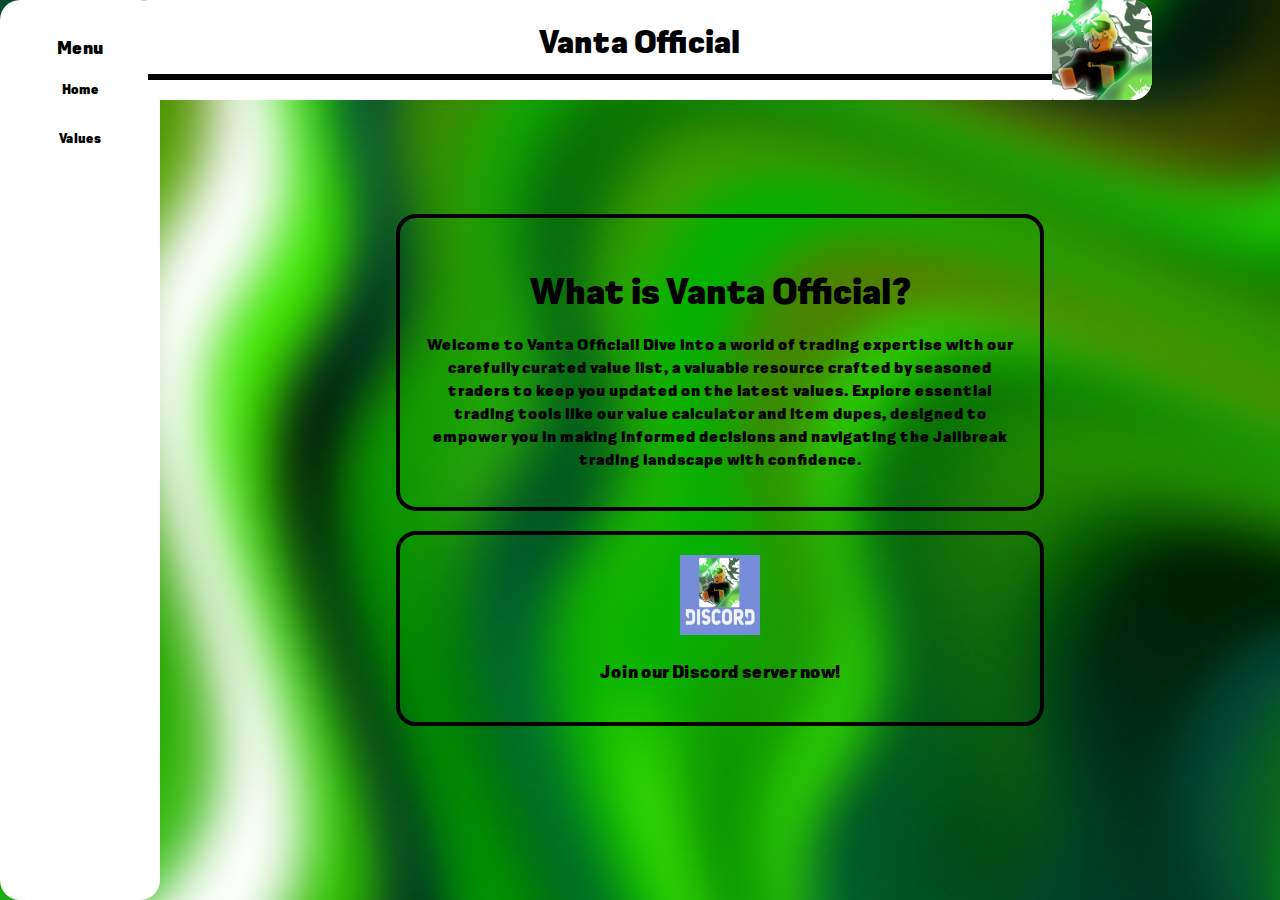
<file: index.html>
<!DOCTYPE html>
<html lang="en">

<head>
    <meta charset="UTF-8">
    <meta name="viewport" content="width=device-width, initial-scale=1.0">
    <title>Vanta Official</title>
    <style>
        @font-face {
            font-family: 'ModernaSansBlack';
            src: url('font/ModernaSans-Black.eot');
            src: url('font/ModernaSans-Black.eot?#iefix') format('embedded-opentype'),
                url('font/ModernaSans-Black.woff2') format('woff2'),
                url('font/ModernaSans-Black.woff') format('woff'),
                url('font/ModernaSans-Black.ttf') format('truetype');
            font-weight: 900;
            font-style: normal;
        }
    
        body {
            margin: 0;
            font-family: 'ModernaSansBlack', sans-serif;
            display: flex;
            height: 100vh;
            background-image: url('Images/vanta%20green.png');
            background-size: cover;
            background-position: center;
            overflow-y: auto;
            transition: background-image 0.5s ease-in-out;
        }
    
        :root {
            --white: #FFFFFF;
            --black: #000000;
        }
    
        aside {
            background-color: var(--white);
            color: var(--black);
            padding: 20px;
            width: 120px;
            border-radius: 20px;
            overflow: hidden;
        }
    
        aside h2 {
            font-size: 18px;
        }
        header {
            background-color: var(--white);
            color: var(--black);
            padding: 20px;
            text-align: center;
            border-radius: 20px;
            position: fixed;
            top: 0;
            left: 10%;
            right: 10%;
            overflow: hidden;
            width: 80%;
            transition: background-color 2s ease-in-out, width 2s ease-in-out;
            box-sizing: border-box;
        }
    
    
    
        header h1 {
            margin: 0;
            padding-bottom: 10px;
            border-bottom: 6px solid var(--black);
            font-weight: bold;
        }
    
        .logo {
            position: absolute;
            top: 0;
            right: 0;
            height: 100%;
        }
    
        main {
            padding: 20px;
            flex: 1;
            border-radius: 20px;
            overflow-y: auto;
            box-sizing: border-box;
            margin-top: 60px;
        }
    
        .your-style {
            font-family: 'ModernaSansBlack', sans-serif;
            font-weight: 900;
        }
    
        h2 {
            text-align: center;
            font-size: 36px;
            font-weight: bold;
            text-decoration: italic;
            margin-bottom: 10px;
        }
    
        .main-content {
            display: flex;
            flex-direction: column;
            justify-content: center;
            align-items: center;
        }
    
        .black-border {
            border: 4px solid var(--black);
            padding: 20px;
            border-radius: 20px;
            margin-bottom: 20px;
            cursor: pointer;
            transition: transform 0.5s ease-in-out;
            width: 80%; 
            max-width: 600px;
            text-align: center;
        }
    
        .black-border:hover {
            transform: scale(1.05);
        }
    
        .smaller-invite {
            font-size: 14px;
        }
    
        .discord-image {
            width: 80px; 
            height: 80px; 
        }
    
        .join-discord {
            font-weight: bold;
        }
    
        nav {
            display: flex;
            flex-direction: column;
        }
    
        button {
            background-color: var(--white);
            color: var(--black);
            border: none;
            padding: 10px;
            margin-bottom: 10px;
            border-radius: 10px;
            cursor: pointer;
            font-family: 'ModernaSansBlack', sans-serif;
            font-weight: 900;
            transition: background-color 0.5s ease-in-out;
        }
    
        button:hover {
            background-color: #f0f0f0;
        }
    
    
        .categories {
            text-align: center;
            position: fixed;
            top: 50%;
            left: 0;
            transform: translate(150%, -100%);
        }
    
        .category-button {
            background-color: #555855;
            color: #ffffff;
            border: none;
            padding: 10px;
            display: block;
            width: 150px; /* Adjust the width as needed */
            margin-bottom: 10px;
            border-radius: 10px;
            cursor: pointer;
            font-family: 'ModernaSansBlack', sans-serif;
            font-weight: 900;
            transition: background-color 0.5s ease-in-out;
        }
    
        .category-button:hover {
            background-color: #a8ada8;
        }
    
        
    
        #values-header {
            text-align: center;
            font-size: 36px;
            font-weight: bold;
            text-decoration: italic;
            margin-bottom: 10px;
        }
    
        .values-container {
            display: flex;
            justify-content: space-around;
            align-items: center;
            flex-wrap: wrap;
            margin: 0 auto;
            margin-left: 300px;
            margin-right: 120px;
            overflow-y: auto;
            height: calc(100vh - 60px); /* Subtract the height of the header */
        }
    
    
        .vehicle-box,
        .texture-box,
        .spoiler-box,
        .rim-box,
        .hyper-box {
            border: 4px solid var(--black);
            padding: 20px;
            border-radius: 20px;
            margin: 20px;
            cursor: pointer;
            transition: transform 0.5s ease-in-out;
            width: 180px; /* Set a fixed width */
            text-align: center;
            height: 300px; /* Set a fixed height */
            scrollbar-width: thin;
            scrollbar-color: #888 #333;
        }
    
        .vehicle-box:hover,
        .texture-box:hover,
        .spoiler-box:hover,
        .rim-box:hover,
        .hyper-box:hover {
            transform: scale(1.05);
        }
    
        .vehicle-box img,
        .texture-box img,
        .spoiler-box img,
        .rim-box img,
        .hyper-box img {
            max-width: 100%; /* Ensure the images don't exceed the container width */
            height: auto; /* Maintain the aspect ratio of the images */
        }
    
        /* Width of the scrollbar */
        .values-container::-webkit-scrollbar,
        .values-container::-webkit-scrollbar-thumb {
            width: 12px;
        }
    
        /* Dark grey background */
        .values-container::-webkit-scrollbar {
            background-color: #333;
            opacity: 0;
            transition: opacity 0.5s ease-in-out;
        }

    
        /* Color of the thumb */
        .values-container::-webkit-scrollbar-thumb {
            background-color: #888;
            border-radius: 6px; /* Rounded corners */
        }
    
        /* Color of the thumb on hover */
        .values-container::-webkit-scrollbar-thumb:hover {
            background-color: #555;
        }
        /* Show the scrollbar when scrolling */
       .values-container:hover::-webkit-scrollbar {
                   opacity: 1;
         }

        /* Fade out the scrollbar when not scrolling */
        .values-container {
                  overflow-y: auto;
                  scrollbar-width: thin;
                  scrollbar-color: #888 #333;
       }
        /* Firefox */
        /* Width of the scrollbar */
        .values-container {
            scrollbar-width: thin;
            scrollbar-color: #888 #333;
        }
    
        /* Dark grey background */
        .values-container {
            scrollbar-color: #333;
        }
    
        /* Color of the thumb */
        .values-container::-webkit-scrollbar-thumb {
            background-color: #888;
            border-radius: 6px; /* Rounded corners */
        }
    
        /* Color of the thumb on hover */
        .values-container::-webkit-scrollbar-thumb:hover {
            background-color: #555;
        }
    
        .bottom-box-content {
            font-size: 18px;
        }
    
        .hidden {
            display: none;
        }
    </style>
    

</head>

<body>
    <aside>
        <h2>Menu</h2>
        <nav>
            <button onclick="loadHome()">Home</button>
            <button onclick="loadValues()">Values</button>
        </nav>


        

    </aside>

    

    <main class="main-content" id="main-content">
        <header>
            <h1 class="your-style">Vanta Official</h1>
            <img class="logo" src="Images/logo1.png" alt="Logo">
        </header>
        <div class="black-border">
            <h2>What is Vanta Official?</h2>
            <p>Welcome to Vanta Official! Dive into a world of trading expertise with our carefully curated value list, a valuable resource crafted by seasoned traders to keep you updated on the latest values. Explore essential trading tools like our value calculator and item dupes, designed to empower you in making informed decisions and navigating the Jailbreak trading landscape with confidence.</p>
        </div>
        <div class="black-border clickable-box bottom-box-content" onclick="loadInvite()">
            <div class="discord-box">
                <img class="discord-image" src="Images/discord.png" alt="Discord">
                <p class="join-discord">Join our Discord server now!</p>
            </div>
        </div>
    </main>

    <script>
        function loadHome() {
            document.getElementById("main-content").innerHTML = `
                <header>
                    <h1 class="your-style">Vanta Official</h1>
                    <img class="logo" src="Images/logo1.png" alt="Logo">
                </header>
                <div class="black-border">
                    <h2>What is Vanta Official?</h2>
                    <p>Welcome to Vanta Official! Dive into a world of trading expertise with our carefully curated value list, a valuable resource crafted by seasoned traders to keep you updated on the latest values. Explore essential trading tools like our value calculator and item dupes, designed to empower you in making informed decisions and navigating the Jailbreak trading landscape with confidence.</p>
                </div>
                <div class="black-border clickable-box bottom-box-content" onclick="loadInvite()">
                    <div class="discord-box">
                        <img class="discord-image" src="Images/discord.png" alt="Discord">
                        <p class="join-discord">Join our Discord server now!</p>
                    </div>
                </div>
            `;
        }
        function loadValues() {
    document.getElementById("main-content").innerHTML = `
        <h2 id="values-header">Values</h2>

        <div>
            <input type="text" id="search" class="search-input" oninput="filterValues()" style="width: 90%; padding: 15px; border: none; border-radius: 8px; background-color: #333333; color: white; margin-bottom: 10px;" placeholder="SEARCH">
        </div>

        <div class="categories">
            <h3>Categories</h3>
            <button class="category-button" onclick="showAll()">All</button>
            <button class="category-button" onclick="showVehicles()">Vehicles</button>
            <button class="category-button" onclick="showTextures()">Textures & Colours</button>
            <button class="category-button" onclick="showSpoilers()">Spoilers</button>
            <button class="category-button" onclick="showRims()">Rims</button>
        </div>
        

        <button id="sort-button">Sort A-Z</button>
        <div class="sort-buttons">
            <button class="category-button" onclick="sortByValueDesc()">Value: High to Low</button>
            <button class="category-button" onclick="sortByValueAsc()">Value: Low to High</button>
        </div>

        <div class="values-container">
            <div class="vehicle-box" onclick="loadBeamDetails()">
                <img src="Images/Beam Hybrid.png">
                <p>Beam Hybrid</p>
                <p>💵 Value: 50M</p>
                <p>🔥 Demand: 7/10</p>
                <p>💔 Duped Value: 40M</p>
            </div>
            <div class="vehicle-box" onclick="loadTorpedoDetails()">
                <img src="Images/Torpedo.png">
                <p>Torpedo</p>
                <p>💵 Value: 40-42.5M</p>
                <p>🔥 Demand: 5/10</p>
                <p>💔 Duped Value: 40M</p>
            </div>
            <div class="vehicle-box" onclick="loadIcebreakerDetails()">
                <img src="Images/Icebreaker.png">
                <p>Icebreaker</p>
                <p>💵 Value: 40M</p>
                <p>🔥 Demand: 10/10</p>
                <p>💔 Duped Value: 35M</p>
            </div>
            <div class="vehicle-box" onclick="loadArachnidDetails()">
                <img src="Images/Arachnid.png">
                <p>Arachnid</p>
                <p>💵 Value: 27.5M</p>
                <p>🔥 Demand: 5/10</p>
                <p>💔 Duped Value: 22.5M</p>
            </div>
            <div class="vehicle-box" onclick="loadBeignetDetails()">
                <img src="Images/Beignet.png">
                <p>Beignet</p>
                <p>💵 Value: 23M</p>
                <p>🔥 Demand: 7/10</p>
                <p>💔 Duped Value: 20M</p>
            </div>
            <div class="vehicle-box" onclick="loadCelsiorDetails()">
                <img src="Images/Celsior.png">
                <p>Celsior</p>
                <p>💵 Value: 21.5M</p>
                <p>🔥 Demand: 8/10</p>
                <p>💔 Duped Value: 18M</p>
            </div>
            <div class="vehicle-box" onclick="loadBananaCarDetails()">
                <img src="Images/Banana Car.png">
                <p>Banana Car</p>
                <p>💵 Value: 19.5M</p>
                <p>🔥 Demand: 10/10</p>
                <p>💔 Duped Value: 16M</p>
            </div>
            <div class="vehicle-box" onclick="loadRaptorDetails()">
                <img src="Images/Raptor.png">
                <p>Raptor</p>
                <p>💵 Value: 15M</p>
                <p>🔥 Demand: 6/10</p>
                <p>💔 Duped Value: 12M</p>
            </div>
            <div class="vehicle-box" onclick="loadCrewCapsuleDetails()">
                <img src="Images/Crew Capsule.png">
                <p>Crew Capsule</p>
                <p>💵 Value: 13.5M</p>
                <p>🔥 Demand: 5/10</p>
                <p>💔 Duped Value: 10M</p>
            </div>
            <div class="vehicle-box" onclick="loadJavelinDetails()">
                <img src="Images/Javelin.png">
                <p>Javelin</p>
                <p>💵 Value: 13M</p>
                <p>🔥 Demand: 8/10</p>
                <p>💔 Duped Value: 9M</p>
            </div>
            <div class="vehicle-box" onclick="loadProto08Details()">
                <img src="Images/Proto 08.png">
                <p>Proto 08</p>
                <p>💵 Value: 13M</p>
                <p>🔥 Demand: 7/10</p>
                <p>💔 Duped Value: 9M</p>
            </div>
            <div class="vehicle-box" onclick="loadBruleeDetails()">
                <img src="Images/Brulee.png">
                <p>Brulee</p>
                <p>💵 Value: 8M</p>
                <p>🔥 Demand: 5/10</p>
                <p>💔 Duped Value: 5.5M</p>
            </div>
            <div class="vehicle-box" onclick="loadJB8Details()">
                <img src="Images/JB8.png">
                <p>JB8</p>
                <p>💵 Value: 7.5M</p>
                <p>🔥 Demand: 6/10</p>
                <p>💔 Duped Value: IDKM</p>
            </div>
            <div class="vehicle-box" onclick="loadM12MoltenDetails()">
                <img src="Images/M12 Molten.png">
                <p>M12 Molten</p>
                <p>💵 Value: 5.5M</p>
                <p>🔥 Demand: 7/10</p>
                <p>💔 Duped Value: IDKM</p>
            </div>
            <div class="vehicle-box" onclick="loadVolt4x4Details()">
                <img src="Images/Volt 4x4.png">
                <p>Volt 4x4</p>
                <p>💵 Value: 4M</p>
                <p>🔥 Demand: 6/10</p>
                <p>💔 Duped Value: IDKM</p>
            </div>
            <div class="vehicle-box" onclick="loadMacaronDetails()">
                <img src="Images/Macaron.png">
                <p>Macaron</p>
                <p>💵 Value: 3.5M</p>
                <p>🔥 Demand: 7/10</p>
                <p>💔 Duped Value: IDKM</p>
            </div>
            <div class="vehicle-box" onclick="loadToreroDetails()">
                <img src="Images/Torero.png">
                <p>Torero</p>
                <p>💵 Value: 2.5M</p>
                <p>🔥 Demand: 6/10</p>
                <p>💔 Duped Value: Nil</p>
            </div>
            <div class="vehicle-box" onclick="loadToreroDetails()">
                <img src="Images/Parisian.png">
                <p>Parisian</p>
                <p>💵 Value: 3M</p>
                <p>🔥 Demand: 7.75/10</p>
                <p>💔 Duped Value: Nil</p>
            </div>
            <div class="vehicle-box" onclick="loadToreroDetails()">
                <img src="Images/Aperture.png">
                <p>Aperture</p>
                <p>💵 Value: 2.6M</p>
                <p>🔥 Demand: 7.5/10</p>
                <p>💔 Duped Value: Nil</p>
            </div>
            <div class="vehicle-box" onclick="loadToreroDetails()">
                <img src="Images/Shogun.png">
                <p>Shogun</p>
                <p>💵 Value: 2.75M</p>
                <p>🔥 Demand: 7.5/10</p>
                <p>💔 Duped Value: Nil (occasionally gets slight op)</p>
            </div>
            <div class="vehicle-box" onclick="loadToreroDetails()">
                <img src="Images/Bandit.png">
                <p>Bandit</p>
                <p>💵 Value: 2.5M</p>
                <p>🔥 Demand: 6.25/10</p>
                <p>💔 Duped Value: Nil</p>
            </div>
            <div class="vehicle-box" onclick="loadToreroDetails()">
                <img src="Images/Goliath.png">
                <p>Goliath</p>
                <p>💵 Value: 2.5M</p>
                <p>🔥 Demand: 6.25/10</p>
                <p>💔 Duped Value: Nil</p>
            </div>
            <div class="vehicle-box" onclick="loadToreroDetails()">
                <img src="Images/Rattler.png">
                <p>Rattler</p>
                <p>💵 Value: 2.5M</p>
                <p>🔥 Demand: 5/10</p>
                <p>💔 Duped Value: Nil</p>
            </div>
            <div class="vehicle-box" onclick="loadToreroDetails()">
                <img src="Images/Agent.png">
                <p>Agent</p>
                <p>💵 Value: 2.5M</p>
                <p>🔥 Demand: 5/10</p>
                <p>💔 Duped Value: Nil</p>
            </div>
            <div class="vehicle-box" onclick="loadToreroDetails()">
                <img src="Images/Poseidon.png">
                <p>Poseidon</p>
                <p>💵 Value: 2.5M</p>
                <p>🔥 Demand: 5/10</p>
                <p>💔 Duped Value: Nil</p>
            </div>
            <div class="vehicle-box" onclick="loadToreroDetails()">
                <img src="Images/Airtail.png">
                <p>Airtail</p>
                <p>💵 Value: 1.5M</p>
                <p>🔥 Demand: 6/10</p>
                <p>💔 Duped Value: Nil</p>
            </div>
            <div class="vehicle-box" onclick="loadToreroDetails()">
                <img src="Images/Snake.png">
                <p>Snake</p>
                <p>💵 Value: 1.5M</p>
                <p>🔥 Demand: 6/10</p>
                <p>💔 Duped Value: Nil</p>
            </div>
            <div class="vehicle-box" onclick="loadToreroDetails()">
                <img src="Images/Bloxy.png">
                <p>Bloxy</p>
                <p>💵 Value: 1.25M</p>
                <p>🔥 Demand: 5.5/10</p>
                <p>💔 Duped Value: Nil</p>
            </div>
            <div class="vehicle-box" onclick="loadToreroDetails()">
                <img src="Images/Tiny Toy.png">
                <p>Tiny Toy</p>
                <p>💵 Value: 1.25M</p>
                <p>🔥 Demand: 6/10</p>
                <p>💔 Duped Value: Nil</p>
            </div>
            <div class="vehicle-box" onclick="loadToreroDetails()">
                <img src="Images/Shell Classic.png">
                <p>Shell Classic</p>
                <p>💵 Value: 300K-500K</p>
                <p>🔥 Demand: 5/10</p>
                <p>💔 Duped Value: Nil</p>
            </div>
            <div class="vehicle-box" onclick="loadToreroDetails()">
                <img src="Images/Megalodon.png">
                <p>Megaladon</p>
                <p>💵 Value: 1M</p>
                <p>🔥 Demand: 5/10</p>
                <p>💔 Duped Value: Nil</p>
            </div>
            <div class="vehicle-box" onclick="loadToreroDetails()">
                <img src="Images/Jackrabbit.png">
                <p>Jack Rabbit</p>
                <p>💵 Value: 800K-900K</p>
                <p>🔥 Demand: 5/10</p>
                <p>💔 Duped Value: Nil</p>
            </div>
            <div class="vehicle-box" onclick="loadToreroDetails()">
                <img src="Images/Posh.png">
                <p>Posh</p>
                <p>💵 Value: 400K</p>
                <p>🔥 Demand: 4/10</p>
                <p>💔 Duped Value: Nil</p>
            </div>
            <div class="vehicle-box" onclick="loadToreroDetails()">
                <img src="Images/Steed.png">
                <p>Steed</p>
                <p>💵 Value: 325K</p>
                <p>🔥 Demand: 3/10</p>
                <p>💔 Duped Value: Nil</p>
            </div>
            <div class="vehicle-box" onclick="loadToreroDetails()">
                <img src="Images/Suv.png">
                <p>Suv</p>
                <p>💵 Value: 300K</p>
                <p>🔥 Demand: 3/10</p>
                <p>💔 Duped Value: Nil</p>
            </div>
            <div class="vehicle-box" onclick="loadToreroDetails()">
                <img src="Images/Classic.png">
                <p>Classic</p>
                <p>💵 Value: 250K</p>
                <p>🔥 Demand: 3/10</p>
                <p>💔 Duped Value: Nil</p>
            </div>
            <div class="vehicle-box" onclick="loadToreroDetails()">
                <img src="Images/Mighty.png">
                <p>Mighty</p>
                <p>💵 Value: 225K</p>
                <p>🔥 Demand: 3/10</p>
                <p>💔 Duped Value: Nil</p>
            </div>
            <div class="texture-box" onclick="loadCheckersDetails()">
                <img src="Images/Checkers.png">
                <p>Checkers</p>
                <p>💵 Value: 40-42.5M</p>
                <p>🔥 Demand: 5/10</p>
                <p>💔 Duped Value: 40M</p>
            </div>
            <div class="texture-box" onclick="loadSnowstormDetails()">
                <img src="Images/Snowstorm.png">
                <p>Snowstorm</p>
                <p>💵 Value: 40-42.5M</p>
                <p>🔥 Demand: 5/10</p>
                <p>💔 Duped Value: 40M</p>
            </div>
            <!-- Other texture boxes omitted for brevity -->
            <div class="spoiler-box" onclick="loadThrustersDetails()">
                <img src="Images/Thrusters.png">
                <p>Thrusters</p>
                <p>💵 Value: 40-42.5M</p>
                <p>🔥 Demand: 5/10</p>
                <p>💔 Duped Value: 40M</p>
            </div>
            <div class="spoiler-box" onclick="load2BillionDetails()">
                <img src="Images/2 Billion.png">
                <p>2 Billion</p>
                <p>💵 Value: 40-42.5M</p>
                <p>🔥 Demand: 5/10</p>
                <p>💔 Duped Value: 40M</p>
            </div>
            <!-- Other spoiler boxes omitted for brevity -->
            <div class="rim-box" onclick="loadSpinnersDetails()">
                <img src="Images/Spinners.png">
                <p>Spinners</p>
                <p>💵 Value: 40-42.5M</p>
                <p>🔥 Demand: 5/10</p>
                <p>💔 Duped Value: 40M</p>
            </div>
            <div class="rim-box" onclick="loadVoidDetails()">
                <img src="Images/Void.png">
                <p>Void</p>
                <p>💵 Value: 40-42.5M</p>
                <p>🔥 Demand: 5/10</p>
                <p>💔 Duped Value: 40M</p>
            </div>
            <!-- Other rim boxes omitted for brevity -->
        </div>
    `;
}

        function loadInvite() {
            window.open('https://discord.gg/hKHXtkJE3C', '_blank');
        }

        
        function filterValues() {
            var searchInput = document.getElementById("search").value.toLowerCase();
            var items = document.querySelectorAll(".values-container > div");

            items.forEach(function (item) {
                var itemName = item.querySelector("p:first-of-type").textContent.toLowerCase();
                var isVisible = itemName.includes(searchInput);

                
                item.classList.toggle("hidden", !isVisible);
            });
        }



        


        function showAll() {
            document.querySelectorAll('.vehicle-box, .texture-box, .spoiler-box, .rim-box').forEach(box => {
                box.style.display = 'block';
            });
        }

        function showVehicles() {
            showAll();
            document.querySelectorAll('.texture-box, .spoiler-box, .rim-box').forEach(box => {
                box.style.display = 'none';
            });
        }

        function showTextures() {
            showAll();
            document.querySelectorAll('.vehicle-box, .spoiler-box, .rim-box').forEach(box => {
                box.style.display = 'none';
            });
        }

        function showSpoilers() {
            showAll();
            document.querySelectorAll('.vehicle-box, .texture-box, .rim-box').forEach(box => {
                box.style.display = 'none';
            });
        }

        function showRims() {
            showAll();
            document.querySelectorAll('.vehicle-box, .texture-box, .spoiler-box').forEach(box => {
                box.style.display = 'none';
            });
        }
    </script>
</body>

</html>
</file>
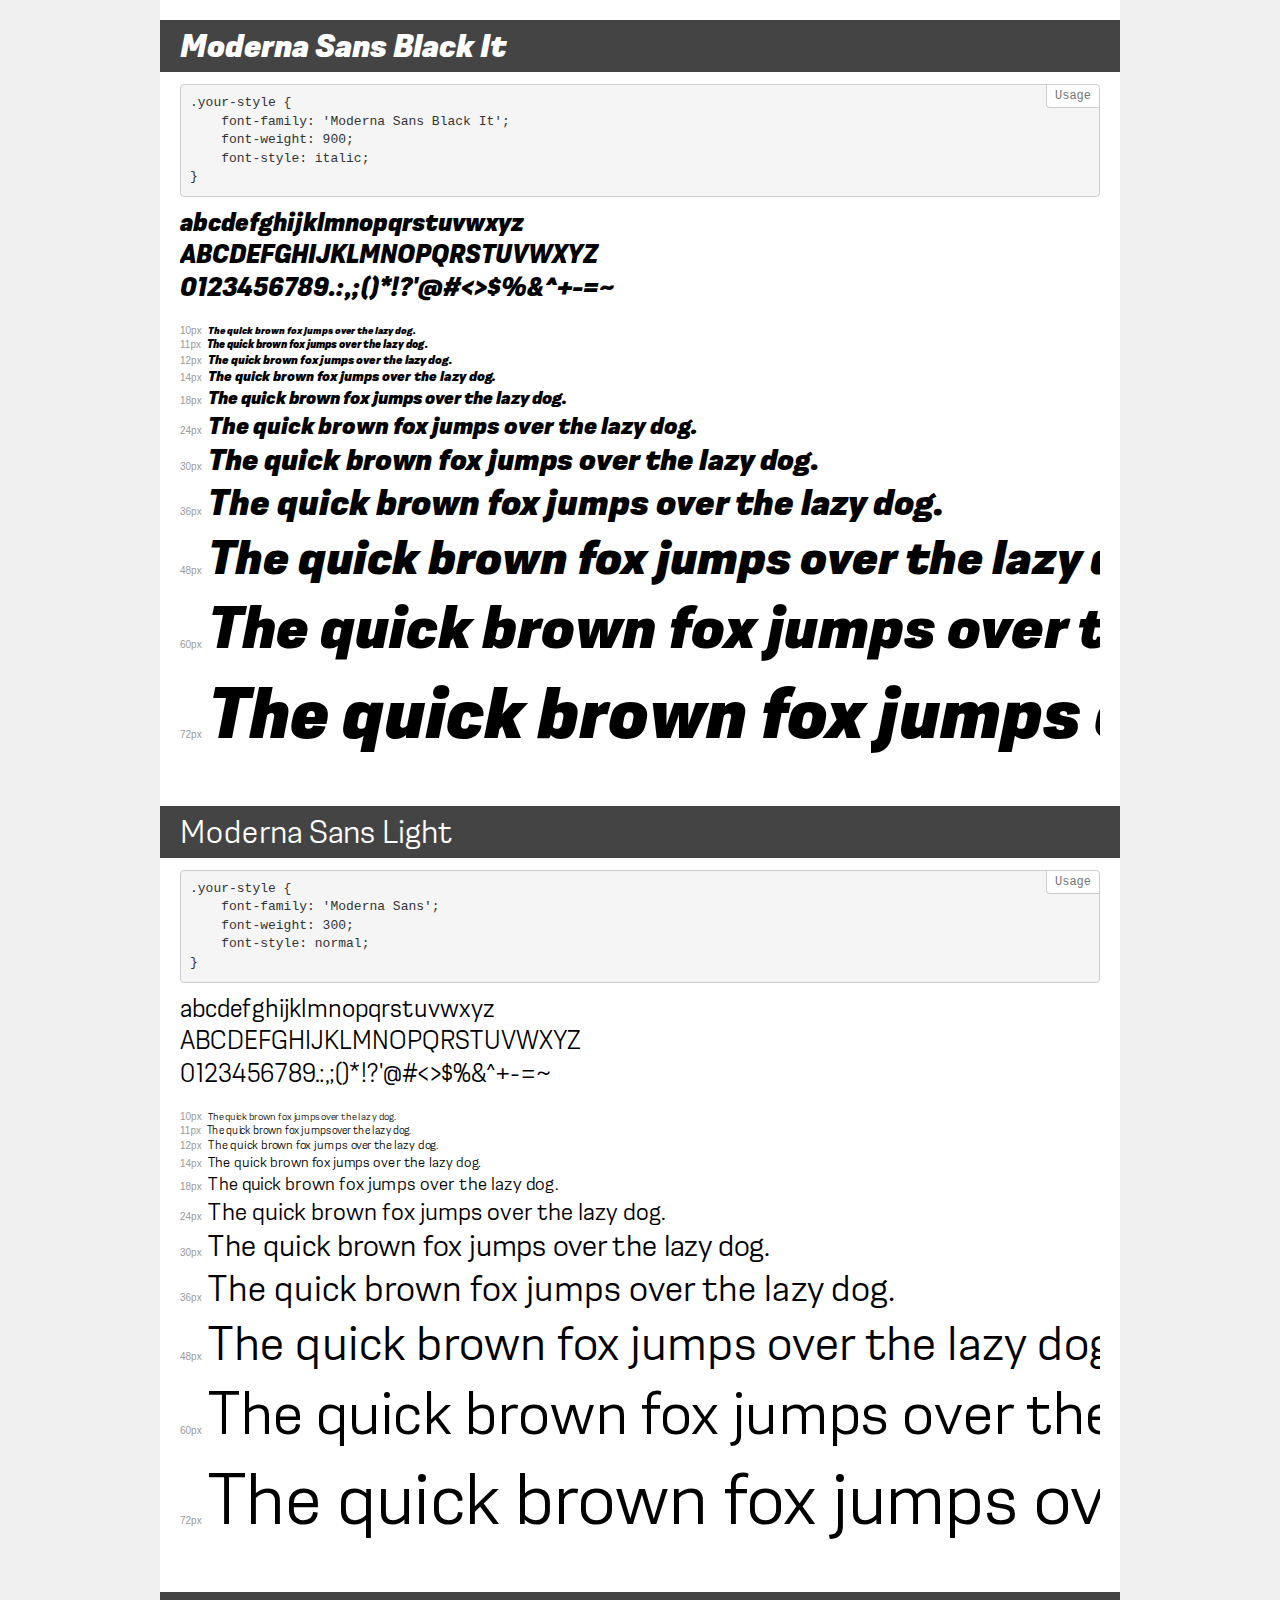
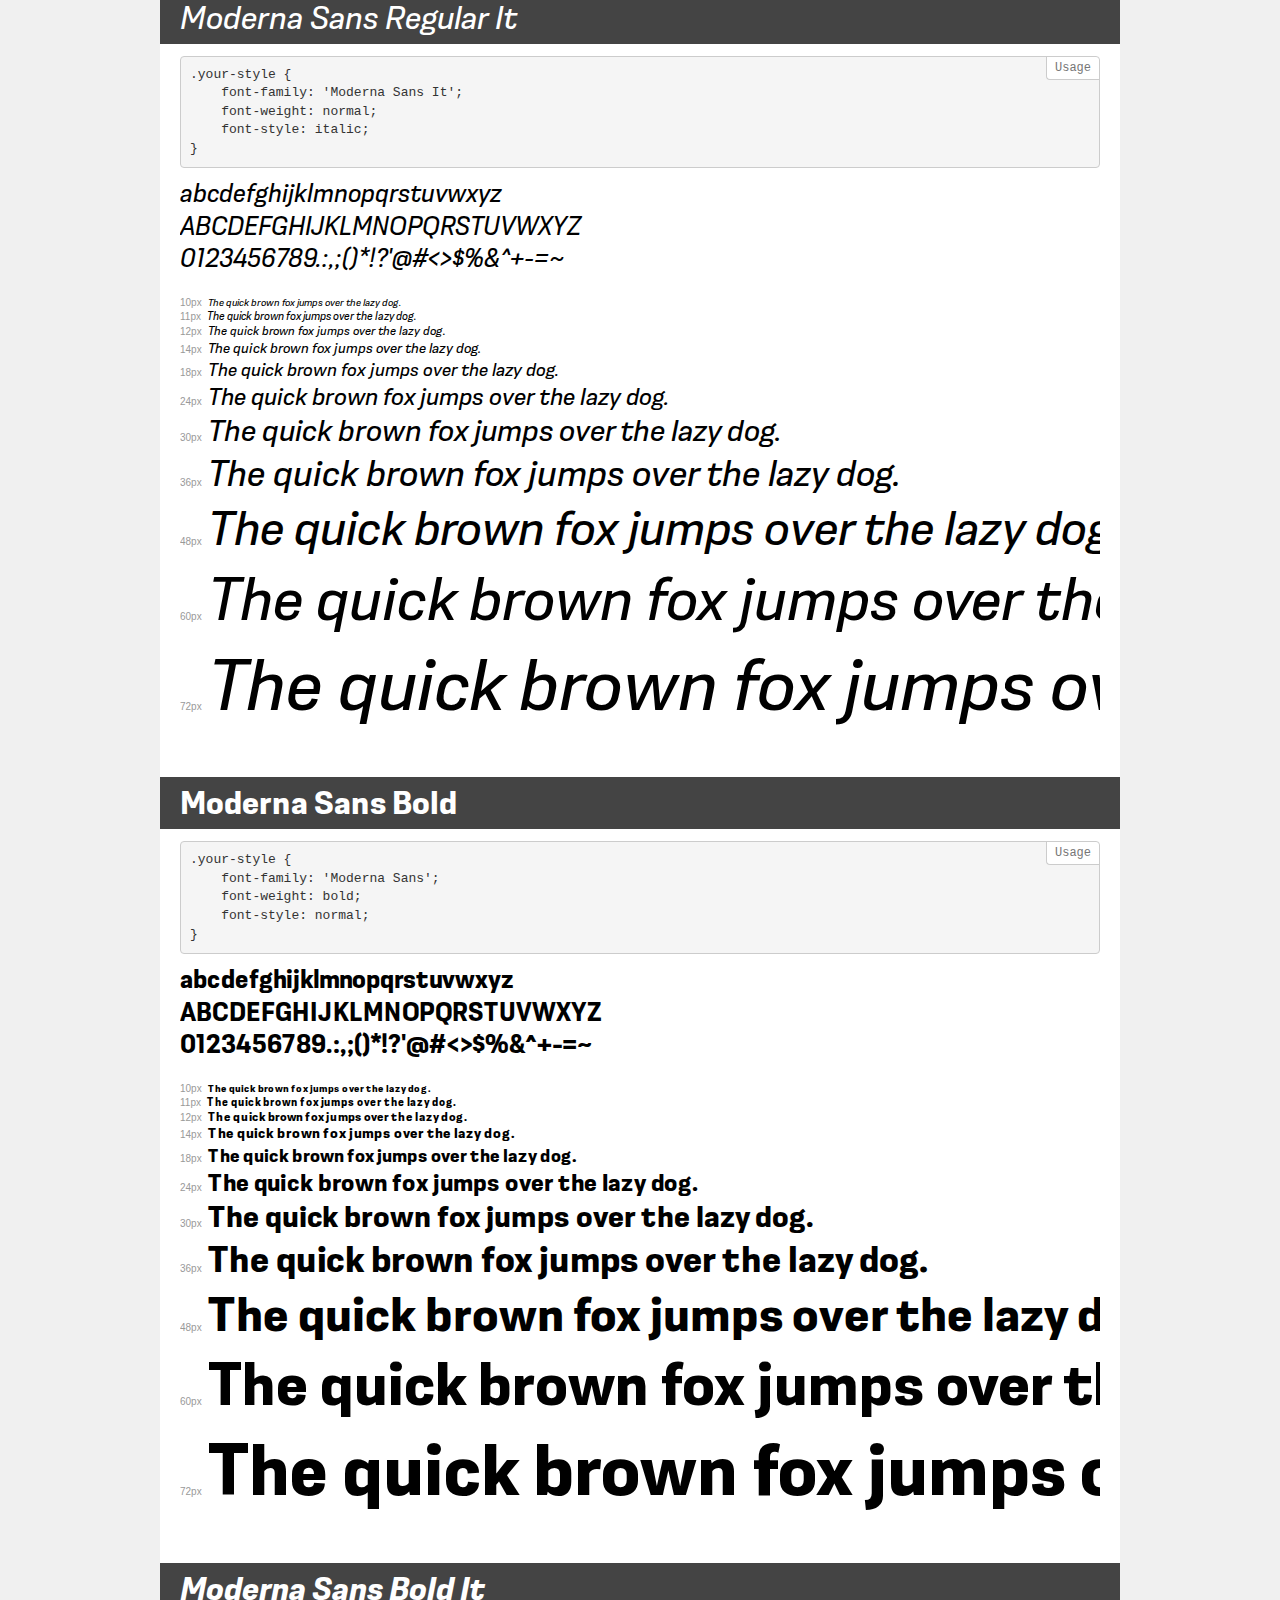
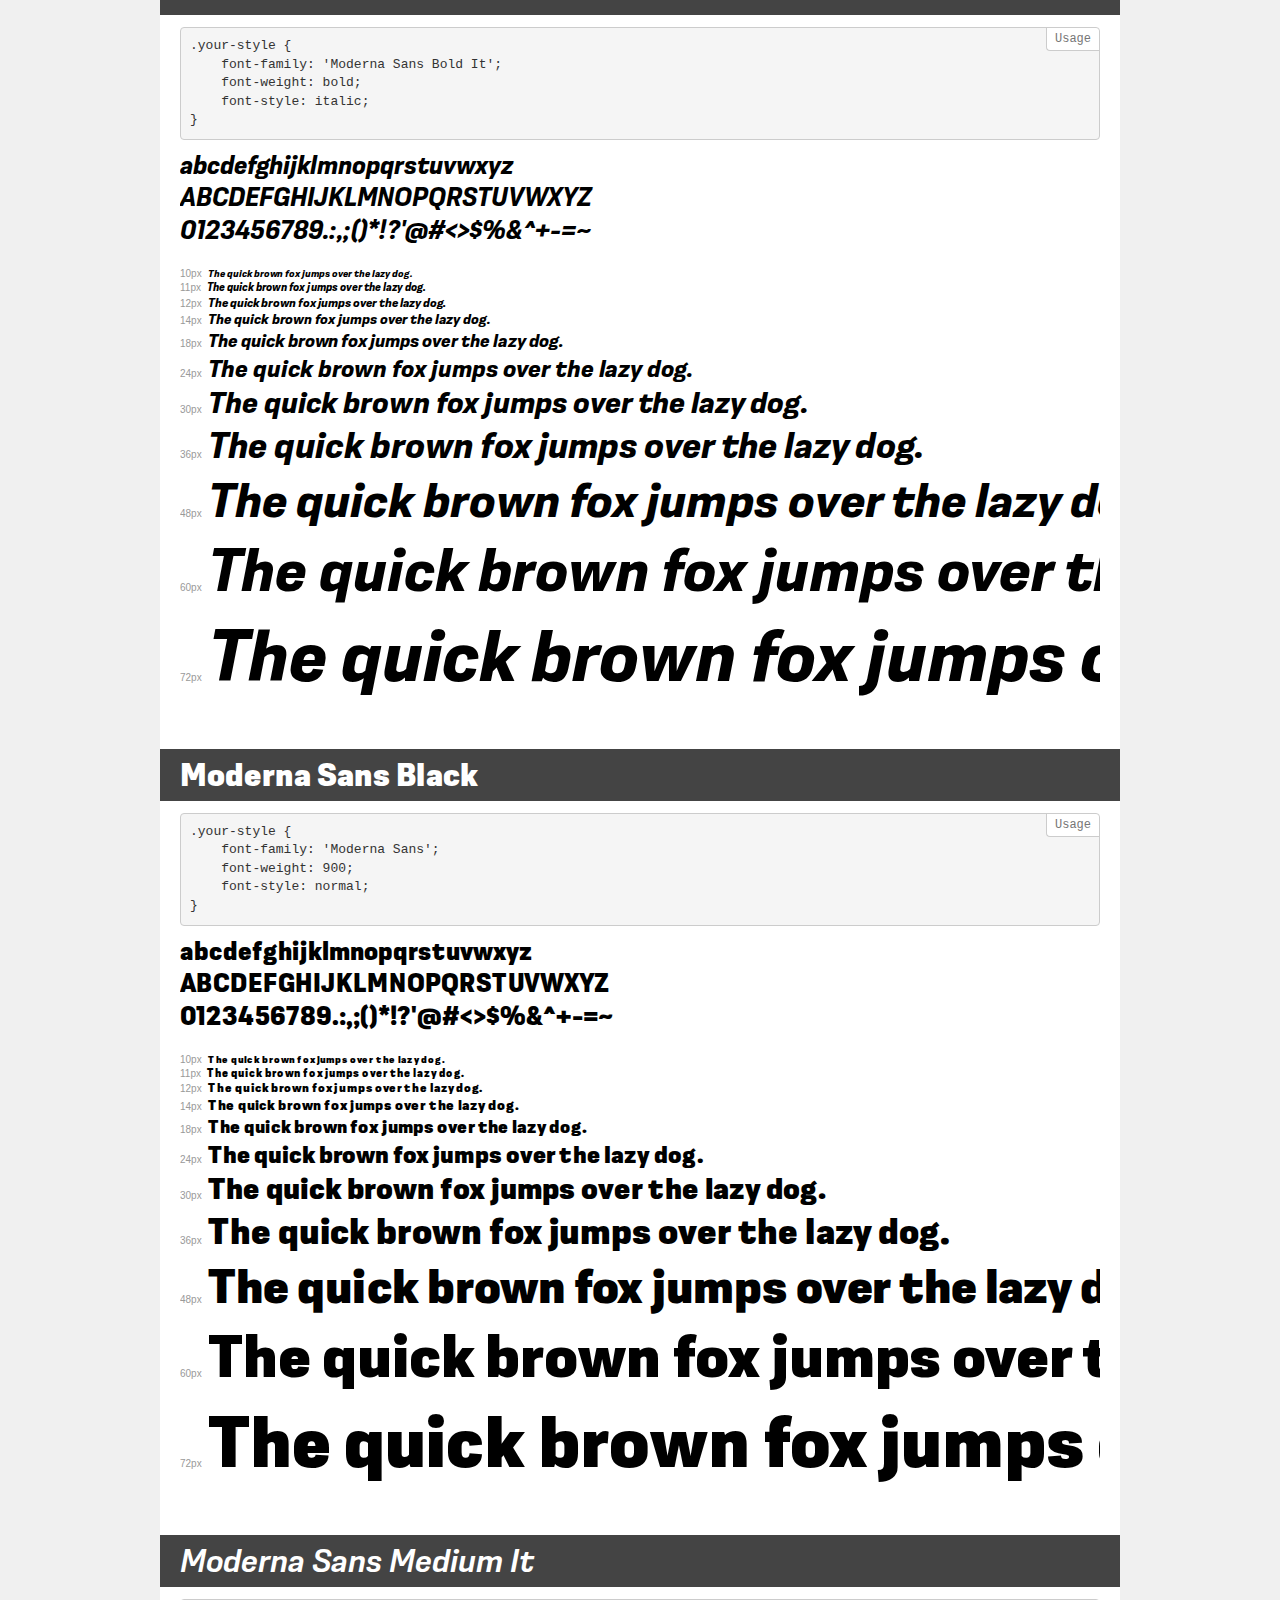
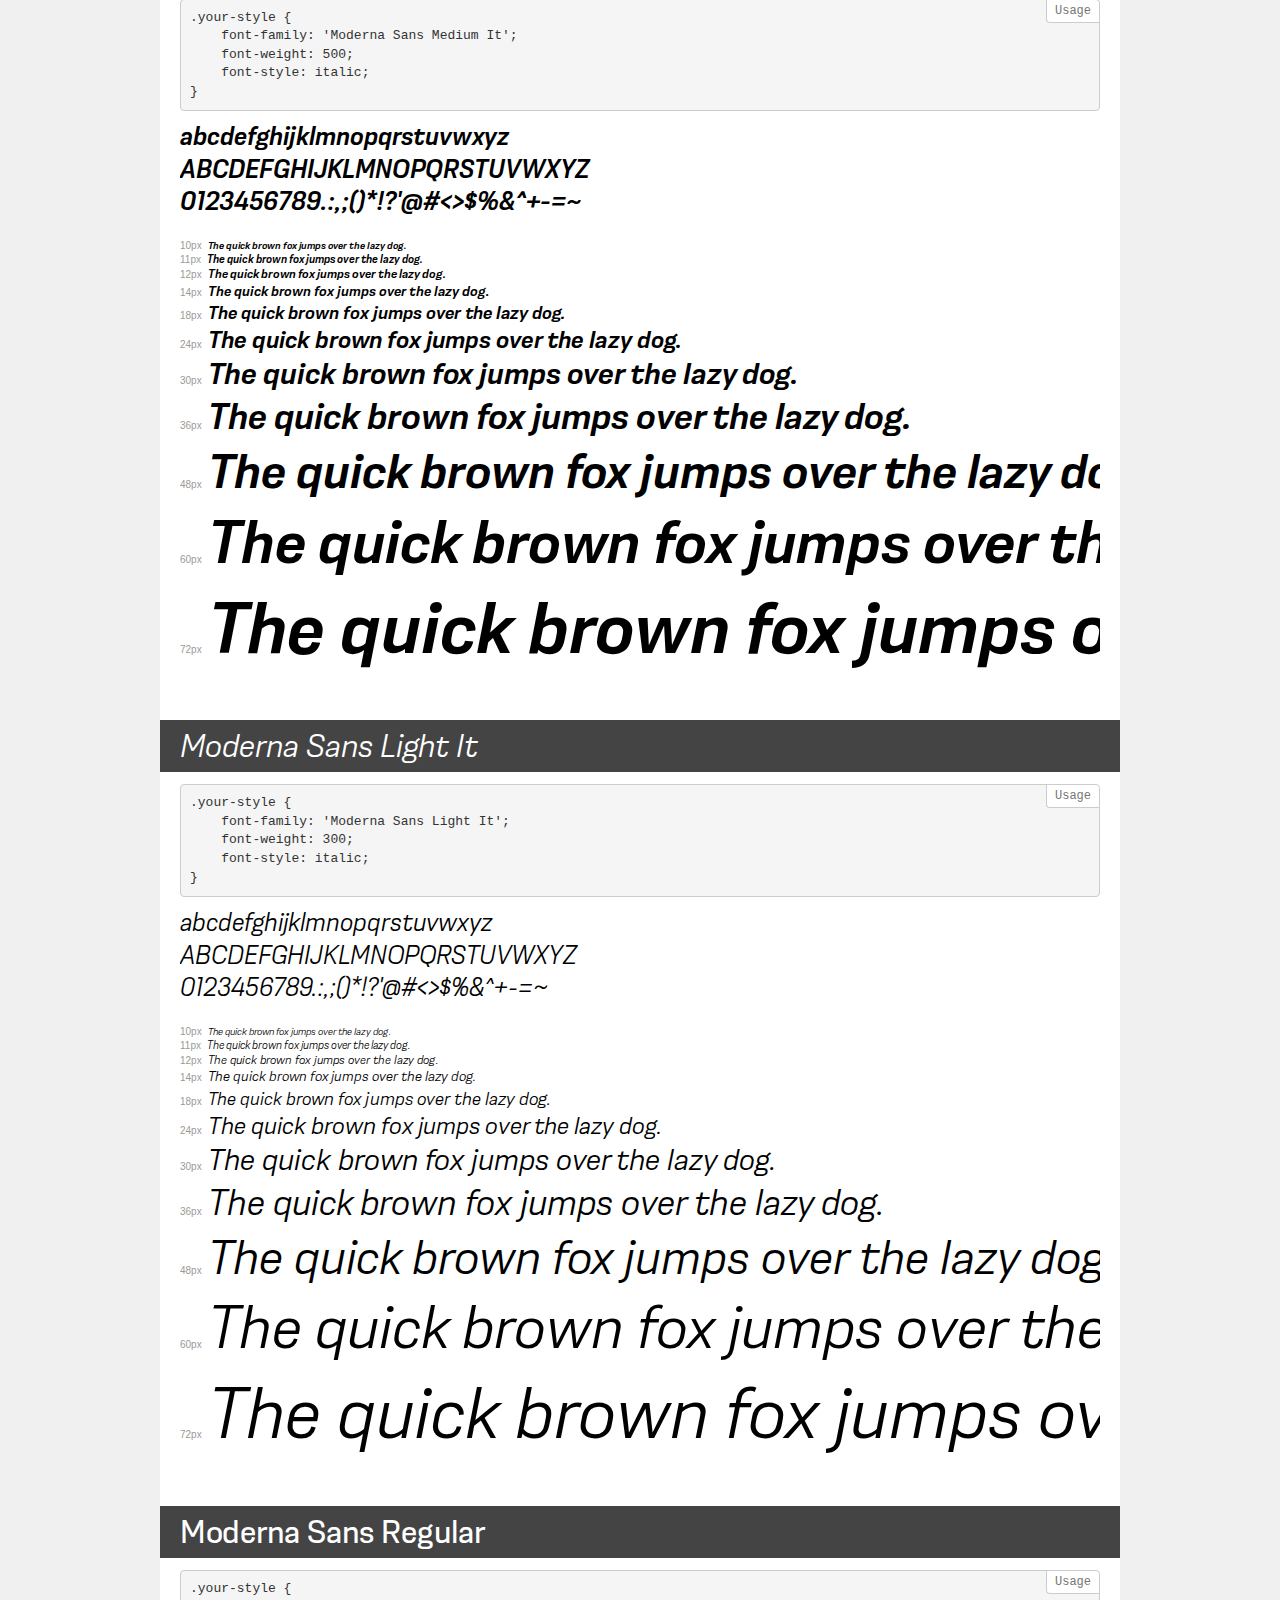
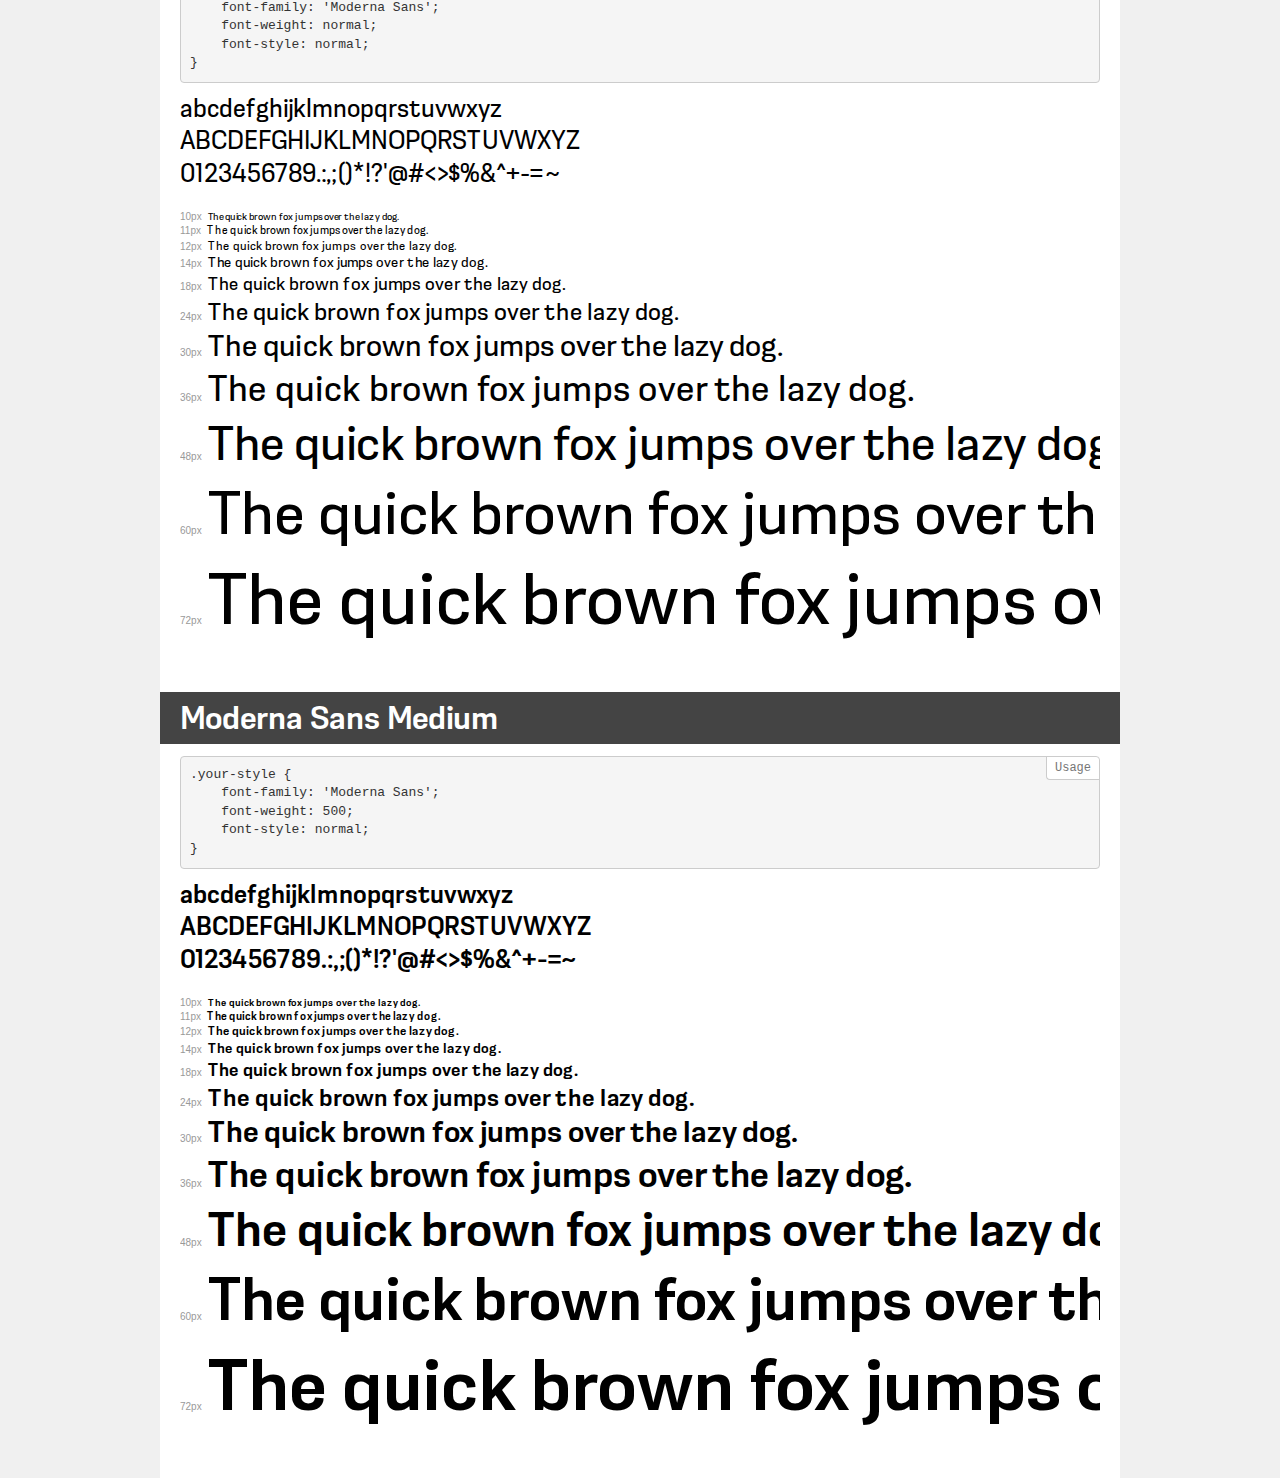
<file: font/demo.html>
<!DOCTYPE html>
<html lang="en">
<head>
    <meta charset="utf-8">
    <meta http-equiv="X-UA-Compatible" content="IE=edge">
    <meta name="viewport" content="width=device-width, initial-scale=1">
    <meta name="robots" content="noindex, noarchive">
    <meta name="format-detection" content="telephone=no">
    <title>Transfonter demo</title>
    <link href="stylesheet.css" rel="stylesheet">
    <style>
        /*
        http://meyerweb.com/eric/tools/css/reset/
        v2.0 | 20110126
        License: none (public domain)
        */
        html, body, div, span, applet, object, iframe,
        h1, h2, h3, h4, h5, h6, p, blockquote, pre,
        a, abbr, acronym, address, big, cite, code,
        del, dfn, em, img, ins, kbd, q, s, samp,
        small, strike, strong, sub, sup, tt, var,
        b, u, i, center,
        dl, dt, dd, ol, ul, li,
        fieldset, form, label, legend,
        table, caption, tbody, tfoot, thead, tr, th, td,
        article, aside, canvas, details, embed,
        figure, figcaption, footer, header, hgroup,
        menu, nav, output, ruby, section, summary,
        time, mark, audio, video {
            margin: 0;
            padding: 0;
            border: 0;
            font-size: 100%;
            font: inherit;
            vertical-align: baseline;
        }
        /* HTML5 display-role reset for older browsers */
        article, aside, details, figcaption, figure,
        footer, header, hgroup, menu, nav, section {
            display: block;
        }
        body {
            line-height: 1;
        }
        ol, ul {
            list-style: none;
        }
        blockquote, q {
            quotes: none;
        }
        blockquote:before, blockquote:after,
        q:before, q:after {
            content: '';
            content: none;
        }
        table {
            border-collapse: collapse;
            border-spacing: 0;
        }
        /* demo styles */
        body {
            background: #f0f0f0;
            color: #000;
        }
        .page {
            background: #fff;
            width: 920px;
            margin: 0 auto;
            padding: 20px 20px 0 20px;
            overflow: hidden;
        }
        .font-container {
            overflow-x: auto;
            overflow-y: hidden;
            margin-bottom: 40px;
            line-height: 1.3;
            white-space: nowrap;
            padding-bottom: 5px;
        }
        h1 {
            position: relative;
            background: #444;
            font-size: 32px;
            color: #fff;
            padding: 10px 20px;
            margin: 0 -20px 12px -20px;
        }
        .letters {
            font-size: 25px;
            margin-bottom: 20px;
        }
        .s10:before {
            content: '10px';
        }
        .s11:before {
            content: '11px';
        }
        .s12:before {
            content: '12px';
        }
        .s14:before {
            content: '14px';
        }
        .s18:before {
            content: '18px';
        }
        .s24:before {
            content: '24px';
        }
        .s30:before {
            content: '30px';
        }
        .s36:before {
            content: '36px';
        }
        .s48:before {
            content: '48px';
        }
        .s60:before {
            content: '60px';
        }
        .s72:before {
            content: '72px';
        }
        .s10:before, .s11:before, .s12:before, .s14:before,
        .s18:before, .s24:before, .s30:before, .s36:before,
        .s48:before, .s60:before, .s72:before {
            font-family: Arial, sans-serif;
            font-size: 10px;
            font-weight: normal;
            font-style: normal;
            color: #999;
            padding-right: 6px;
        }
        pre {
            display: block;
            position: relative;
            padding: 9px;
            margin: 0 0 10px;
            font-family: Monaco, Menlo, Consolas, "Courier New", monospace;
            font-size: 13px;
            line-height: 1.428571429;
            color: #333;
            font-weight: normal;
            font-style: normal;
            background-color: #f5f5f5;
            border: 1px solid #ccc;
            overflow-x: auto;
            border-radius: 4px;
        }
        pre:after {
            display: block;
            position: absolute;
            right: 0;
            top: 0;
            content: 'Usage';
            line-height: 1;
            padding: 5px 8px;
            font-size: 12px;
            color: #767676;
            background-color: #fff;
            border: 1px solid #ccc;
            border-right: none;
            border-top: none;
            border-radius: 0 4px 0 4px;
            z-index: 10;
        }
        /* responsive */
        @media (max-width: 959px) {
            .page {
                width: auto;
                margin: 0;
            }
        }
    </style>
</head>
<body>
<div class="page">
    <div class="demo">
        <h1 style="font-family: 'Moderna Sans Black It'; font-weight: 900; font-style: italic;">Moderna Sans Black It</h1>
        <pre>.your-style {
    font-family: 'Moderna Sans Black It';
    font-weight: 900;
    font-style: italic;
}</pre>
        <div class="font-container" style="font-family: 'Moderna Sans Black It'; font-weight: 900; font-style: italic;">
            <p class="letters">
                abcdefghijklmnopqrstuvwxyz<br>
ABCDEFGHIJKLMNOPQRSTUVWXYZ<br>
                0123456789.:,;()*!?'@#<>$%&^+-=~
            </p>
            <p class="s10" style="font-size: 10px;">The quick brown fox jumps over the lazy dog.</p>
            <p class="s11" style="font-size: 11px;">The quick brown fox jumps over the lazy dog.</p>
            <p class="s12" style="font-size: 12px;">The quick brown fox jumps over the lazy dog.</p>
            <p class="s14" style="font-size: 14px;">The quick brown fox jumps over the lazy dog.</p>
            <p class="s18" style="font-size: 18px;">The quick brown fox jumps over the lazy dog.</p>
            <p class="s24" style="font-size: 24px;">The quick brown fox jumps over the lazy dog.</p>
            <p class="s30" style="font-size: 30px;">The quick brown fox jumps over the lazy dog.</p>
            <p class="s36" style="font-size: 36px;">The quick brown fox jumps over the lazy dog.</p>
            <p class="s48" style="font-size: 48px;">The quick brown fox jumps over the lazy dog.</p>
            <p class="s60" style="font-size: 60px;">The quick brown fox jumps over the lazy dog.</p>
            <p class="s72" style="font-size: 72px;">The quick brown fox jumps over the lazy dog.</p>
        </div>
    </div>
    <div class="demo">
        <h1 style="font-family: 'Moderna Sans'; font-weight: 300; font-style: normal;">Moderna Sans Light</h1>
        <pre>.your-style {
    font-family: 'Moderna Sans';
    font-weight: 300;
    font-style: normal;
}</pre>
        <div class="font-container" style="font-family: 'Moderna Sans'; font-weight: 300; font-style: normal;">
            <p class="letters">
                abcdefghijklmnopqrstuvwxyz<br>
ABCDEFGHIJKLMNOPQRSTUVWXYZ<br>
                0123456789.:,;()*!?'@#<>$%&^+-=~
            </p>
            <p class="s10" style="font-size: 10px;">The quick brown fox jumps over the lazy dog.</p>
            <p class="s11" style="font-size: 11px;">The quick brown fox jumps over the lazy dog.</p>
            <p class="s12" style="font-size: 12px;">The quick brown fox jumps over the lazy dog.</p>
            <p class="s14" style="font-size: 14px;">The quick brown fox jumps over the lazy dog.</p>
            <p class="s18" style="font-size: 18px;">The quick brown fox jumps over the lazy dog.</p>
            <p class="s24" style="font-size: 24px;">The quick brown fox jumps over the lazy dog.</p>
            <p class="s30" style="font-size: 30px;">The quick brown fox jumps over the lazy dog.</p>
            <p class="s36" style="font-size: 36px;">The quick brown fox jumps over the lazy dog.</p>
            <p class="s48" style="font-size: 48px;">The quick brown fox jumps over the lazy dog.</p>
            <p class="s60" style="font-size: 60px;">The quick brown fox jumps over the lazy dog.</p>
            <p class="s72" style="font-size: 72px;">The quick brown fox jumps over the lazy dog.</p>
        </div>
    </div>
    <div class="demo">
        <h1 style="font-family: 'Moderna Sans It'; font-weight: normal; font-style: italic;">Moderna Sans Regular It</h1>
        <pre>.your-style {
    font-family: 'Moderna Sans It';
    font-weight: normal;
    font-style: italic;
}</pre>
        <div class="font-container" style="font-family: 'Moderna Sans It'; font-weight: normal; font-style: italic;">
            <p class="letters">
                abcdefghijklmnopqrstuvwxyz<br>
ABCDEFGHIJKLMNOPQRSTUVWXYZ<br>
                0123456789.:,;()*!?'@#<>$%&^+-=~
            </p>
            <p class="s10" style="font-size: 10px;">The quick brown fox jumps over the lazy dog.</p>
            <p class="s11" style="font-size: 11px;">The quick brown fox jumps over the lazy dog.</p>
            <p class="s12" style="font-size: 12px;">The quick brown fox jumps over the lazy dog.</p>
            <p class="s14" style="font-size: 14px;">The quick brown fox jumps over the lazy dog.</p>
            <p class="s18" style="font-size: 18px;">The quick brown fox jumps over the lazy dog.</p>
            <p class="s24" style="font-size: 24px;">The quick brown fox jumps over the lazy dog.</p>
            <p class="s30" style="font-size: 30px;">The quick brown fox jumps over the lazy dog.</p>
            <p class="s36" style="font-size: 36px;">The quick brown fox jumps over the lazy dog.</p>
            <p class="s48" style="font-size: 48px;">The quick brown fox jumps over the lazy dog.</p>
            <p class="s60" style="font-size: 60px;">The quick brown fox jumps over the lazy dog.</p>
            <p class="s72" style="font-size: 72px;">The quick brown fox jumps over the lazy dog.</p>
        </div>
    </div>
    <div class="demo">
        <h1 style="font-family: 'Moderna Sans'; font-weight: bold; font-style: normal;">Moderna Sans Bold</h1>
        <pre>.your-style {
    font-family: 'Moderna Sans';
    font-weight: bold;
    font-style: normal;
}</pre>
        <div class="font-container" style="font-family: 'Moderna Sans'; font-weight: bold; font-style: normal;">
            <p class="letters">
                abcdefghijklmnopqrstuvwxyz<br>
ABCDEFGHIJKLMNOPQRSTUVWXYZ<br>
                0123456789.:,;()*!?'@#<>$%&^+-=~
            </p>
            <p class="s10" style="font-size: 10px;">The quick brown fox jumps over the lazy dog.</p>
            <p class="s11" style="font-size: 11px;">The quick brown fox jumps over the lazy dog.</p>
            <p class="s12" style="font-size: 12px;">The quick brown fox jumps over the lazy dog.</p>
            <p class="s14" style="font-size: 14px;">The quick brown fox jumps over the lazy dog.</p>
            <p class="s18" style="font-size: 18px;">The quick brown fox jumps over the lazy dog.</p>
            <p class="s24" style="font-size: 24px;">The quick brown fox jumps over the lazy dog.</p>
            <p class="s30" style="font-size: 30px;">The quick brown fox jumps over the lazy dog.</p>
            <p class="s36" style="font-size: 36px;">The quick brown fox jumps over the lazy dog.</p>
            <p class="s48" style="font-size: 48px;">The quick brown fox jumps over the lazy dog.</p>
            <p class="s60" style="font-size: 60px;">The quick brown fox jumps over the lazy dog.</p>
            <p class="s72" style="font-size: 72px;">The quick brown fox jumps over the lazy dog.</p>
        </div>
    </div>
    <div class="demo">
        <h1 style="font-family: 'Moderna Sans Bold It'; font-weight: bold; font-style: italic;">Moderna Sans Bold It</h1>
        <pre>.your-style {
    font-family: 'Moderna Sans Bold It';
    font-weight: bold;
    font-style: italic;
}</pre>
        <div class="font-container" style="font-family: 'Moderna Sans Bold It'; font-weight: bold; font-style: italic;">
            <p class="letters">
                abcdefghijklmnopqrstuvwxyz<br>
ABCDEFGHIJKLMNOPQRSTUVWXYZ<br>
                0123456789.:,;()*!?'@#<>$%&^+-=~
            </p>
            <p class="s10" style="font-size: 10px;">The quick brown fox jumps over the lazy dog.</p>
            <p class="s11" style="font-size: 11px;">The quick brown fox jumps over the lazy dog.</p>
            <p class="s12" style="font-size: 12px;">The quick brown fox jumps over the lazy dog.</p>
            <p class="s14" style="font-size: 14px;">The quick brown fox jumps over the lazy dog.</p>
            <p class="s18" style="font-size: 18px;">The quick brown fox jumps over the lazy dog.</p>
            <p class="s24" style="font-size: 24px;">The quick brown fox jumps over the lazy dog.</p>
            <p class="s30" style="font-size: 30px;">The quick brown fox jumps over the lazy dog.</p>
            <p class="s36" style="font-size: 36px;">The quick brown fox jumps over the lazy dog.</p>
            <p class="s48" style="font-size: 48px;">The quick brown fox jumps over the lazy dog.</p>
            <p class="s60" style="font-size: 60px;">The quick brown fox jumps over the lazy dog.</p>
            <p class="s72" style="font-size: 72px;">The quick brown fox jumps over the lazy dog.</p>
        </div>
    </div>
    <div class="demo">
        <h1 style="font-family: 'Moderna Sans'; font-weight: 900; font-style: normal;">Moderna Sans Black</h1>
        <pre>.your-style {
    font-family: 'Moderna Sans';
    font-weight: 900;
    font-style: normal;
}</pre>
        <div class="font-container" style="font-family: 'Moderna Sans'; font-weight: 900; font-style: normal;">
            <p class="letters">
                abcdefghijklmnopqrstuvwxyz<br>
ABCDEFGHIJKLMNOPQRSTUVWXYZ<br>
                0123456789.:,;()*!?'@#<>$%&^+-=~
            </p>
            <p class="s10" style="font-size: 10px;">The quick brown fox jumps over the lazy dog.</p>
            <p class="s11" style="font-size: 11px;">The quick brown fox jumps over the lazy dog.</p>
            <p class="s12" style="font-size: 12px;">The quick brown fox jumps over the lazy dog.</p>
            <p class="s14" style="font-size: 14px;">The quick brown fox jumps over the lazy dog.</p>
            <p class="s18" style="font-size: 18px;">The quick brown fox jumps over the lazy dog.</p>
            <p class="s24" style="font-size: 24px;">The quick brown fox jumps over the lazy dog.</p>
            <p class="s30" style="font-size: 30px;">The quick brown fox jumps over the lazy dog.</p>
            <p class="s36" style="font-size: 36px;">The quick brown fox jumps over the lazy dog.</p>
            <p class="s48" style="font-size: 48px;">The quick brown fox jumps over the lazy dog.</p>
            <p class="s60" style="font-size: 60px;">The quick brown fox jumps over the lazy dog.</p>
            <p class="s72" style="font-size: 72px;">The quick brown fox jumps over the lazy dog.</p>
        </div>
    </div>
    <div class="demo">
        <h1 style="font-family: 'Moderna Sans Medium It'; font-weight: 500; font-style: italic;">Moderna Sans Medium It</h1>
        <pre>.your-style {
    font-family: 'Moderna Sans Medium It';
    font-weight: 500;
    font-style: italic;
}</pre>
        <div class="font-container" style="font-family: 'Moderna Sans Medium It'; font-weight: 500; font-style: italic;">
            <p class="letters">
                abcdefghijklmnopqrstuvwxyz<br>
ABCDEFGHIJKLMNOPQRSTUVWXYZ<br>
                0123456789.:,;()*!?'@#<>$%&^+-=~
            </p>
            <p class="s10" style="font-size: 10px;">The quick brown fox jumps over the lazy dog.</p>
            <p class="s11" style="font-size: 11px;">The quick brown fox jumps over the lazy dog.</p>
            <p class="s12" style="font-size: 12px;">The quick brown fox jumps over the lazy dog.</p>
            <p class="s14" style="font-size: 14px;">The quick brown fox jumps over the lazy dog.</p>
            <p class="s18" style="font-size: 18px;">The quick brown fox jumps over the lazy dog.</p>
            <p class="s24" style="font-size: 24px;">The quick brown fox jumps over the lazy dog.</p>
            <p class="s30" style="font-size: 30px;">The quick brown fox jumps over the lazy dog.</p>
            <p class="s36" style="font-size: 36px;">The quick brown fox jumps over the lazy dog.</p>
            <p class="s48" style="font-size: 48px;">The quick brown fox jumps over the lazy dog.</p>
            <p class="s60" style="font-size: 60px;">The quick brown fox jumps over the lazy dog.</p>
            <p class="s72" style="font-size: 72px;">The quick brown fox jumps over the lazy dog.</p>
        </div>
    </div>
    <div class="demo">
        <h1 style="font-family: 'Moderna Sans Light It'; font-weight: 300; font-style: italic;">Moderna Sans Light It</h1>
        <pre>.your-style {
    font-family: 'Moderna Sans Light It';
    font-weight: 300;
    font-style: italic;
}</pre>
        <div class="font-container" style="font-family: 'Moderna Sans Light It'; font-weight: 300; font-style: italic;">
            <p class="letters">
                abcdefghijklmnopqrstuvwxyz<br>
ABCDEFGHIJKLMNOPQRSTUVWXYZ<br>
                0123456789.:,;()*!?'@#<>$%&^+-=~
            </p>
            <p class="s10" style="font-size: 10px;">The quick brown fox jumps over the lazy dog.</p>
            <p class="s11" style="font-size: 11px;">The quick brown fox jumps over the lazy dog.</p>
            <p class="s12" style="font-size: 12px;">The quick brown fox jumps over the lazy dog.</p>
            <p class="s14" style="font-size: 14px;">The quick brown fox jumps over the lazy dog.</p>
            <p class="s18" style="font-size: 18px;">The quick brown fox jumps over the lazy dog.</p>
            <p class="s24" style="font-size: 24px;">The quick brown fox jumps over the lazy dog.</p>
            <p class="s30" style="font-size: 30px;">The quick brown fox jumps over the lazy dog.</p>
            <p class="s36" style="font-size: 36px;">The quick brown fox jumps over the lazy dog.</p>
            <p class="s48" style="font-size: 48px;">The quick brown fox jumps over the lazy dog.</p>
            <p class="s60" style="font-size: 60px;">The quick brown fox jumps over the lazy dog.</p>
            <p class="s72" style="font-size: 72px;">The quick brown fox jumps over the lazy dog.</p>
        </div>
    </div>
    <div class="demo">
        <h1 style="font-family: 'Moderna Sans'; font-weight: normal; font-style: normal;">Moderna Sans Regular</h1>
        <pre>.your-style {
    font-family: 'Moderna Sans';
    font-weight: normal;
    font-style: normal;
}</pre>
        <div class="font-container" style="font-family: 'Moderna Sans'; font-weight: normal; font-style: normal;">
            <p class="letters">
                abcdefghijklmnopqrstuvwxyz<br>
ABCDEFGHIJKLMNOPQRSTUVWXYZ<br>
                0123456789.:,;()*!?'@#<>$%&^+-=~
            </p>
            <p class="s10" style="font-size: 10px;">The quick brown fox jumps over the lazy dog.</p>
            <p class="s11" style="font-size: 11px;">The quick brown fox jumps over the lazy dog.</p>
            <p class="s12" style="font-size: 12px;">The quick brown fox jumps over the lazy dog.</p>
            <p class="s14" style="font-size: 14px;">The quick brown fox jumps over the lazy dog.</p>
            <p class="s18" style="font-size: 18px;">The quick brown fox jumps over the lazy dog.</p>
            <p class="s24" style="font-size: 24px;">The quick brown fox jumps over the lazy dog.</p>
            <p class="s30" style="font-size: 30px;">The quick brown fox jumps over the lazy dog.</p>
            <p class="s36" style="font-size: 36px;">The quick brown fox jumps over the lazy dog.</p>
            <p class="s48" style="font-size: 48px;">The quick brown fox jumps over the lazy dog.</p>
            <p class="s60" style="font-size: 60px;">The quick brown fox jumps over the lazy dog.</p>
            <p class="s72" style="font-size: 72px;">The quick brown fox jumps over the lazy dog.</p>
        </div>
    </div>
    <div class="demo">
        <h1 style="font-family: 'Moderna Sans'; font-weight: 500; font-style: normal;">Moderna Sans Medium</h1>
        <pre>.your-style {
    font-family: 'Moderna Sans';
    font-weight: 500;
    font-style: normal;
}</pre>
        <div class="font-container" style="font-family: 'Moderna Sans'; font-weight: 500; font-style: normal;">
            <p class="letters">
                abcdefghijklmnopqrstuvwxyz<br>
ABCDEFGHIJKLMNOPQRSTUVWXYZ<br>
                0123456789.:,;()*!?'@#<>$%&^+-=~
            </p>
            <p class="s10" style="font-size: 10px;">The quick brown fox jumps over the lazy dog.</p>
            <p class="s11" style="font-size: 11px;">The quick brown fox jumps over the lazy dog.</p>
            <p class="s12" style="font-size: 12px;">The quick brown fox jumps over the lazy dog.</p>
            <p class="s14" style="font-size: 14px;">The quick brown fox jumps over the lazy dog.</p>
            <p class="s18" style="font-size: 18px;">The quick brown fox jumps over the lazy dog.</p>
            <p class="s24" style="font-size: 24px;">The quick brown fox jumps over the lazy dog.</p>
            <p class="s30" style="font-size: 30px;">The quick brown fox jumps over the lazy dog.</p>
            <p class="s36" style="font-size: 36px;">The quick brown fox jumps over the lazy dog.</p>
            <p class="s48" style="font-size: 48px;">The quick brown fox jumps over the lazy dog.</p>
            <p class="s60" style="font-size: 60px;">The quick brown fox jumps over the lazy dog.</p>
            <p class="s72" style="font-size: 72px;">The quick brown fox jumps over the lazy dog.</p>
        </div>
    </div>
</div>
</body>
</html>
</file>
<file: font/stylesheet.css>
@font-face {
    font-family: 'Moderna Sans Black It';
    src: url('ModernaSans-BlackIt.eot');
    src: local('Moderna Sans Black It'), local('ModernaSans-BlackIt'),
        url('ModernaSans-BlackIt.eot?#iefix') format('embedded-opentype'),
        url('ModernaSans-BlackIt.woff2') format('woff2'),
        url('ModernaSans-BlackIt.woff') format('woff'),
        url('ModernaSans-BlackIt.ttf') format('truetype');
    font-weight: 900;
    font-style: italic;
}

@font-face {
    font-family: 'Moderna Sans';
    src: url('ModernaSans-Light.eot');
    src: local('Moderna Sans Light'), local('ModernaSans-Light'),
        url('ModernaSans-Light.eot?#iefix') format('embedded-opentype'),
        url('ModernaSans-Light.woff2') format('woff2'),
        url('ModernaSans-Light.woff') format('woff'),
        url('ModernaSans-Light.ttf') format('truetype');
    font-weight: 300;
    font-style: normal;
}

@font-face {
    font-family: 'Moderna Sans It';
    src: url('ModernaSans-RegularIt.eot');
    src: local('Moderna Sans Regular It'), local('ModernaSans-RegularIt'),
        url('ModernaSans-RegularIt.eot?#iefix') format('embedded-opentype'),
        url('ModernaSans-RegularIt.woff2') format('woff2'),
        url('ModernaSans-RegularIt.woff') format('woff'),
        url('ModernaSans-RegularIt.ttf') format('truetype');
    font-weight: normal;
    font-style: italic;
}

@font-face {
    font-family: 'Moderna Sans';
    src: url('ModernaSans-Bold.eot');
    src: local('Moderna Sans Bold'), local('ModernaSans-Bold'),
        url('ModernaSans-Bold.eot?#iefix') format('embedded-opentype'),
        url('ModernaSans-Bold.woff2') format('woff2'),
        url('ModernaSans-Bold.woff') format('woff'),
        url('ModernaSans-Bold.ttf') format('truetype');
    font-weight: bold;
    font-style: normal;
}

@font-face {
    font-family: 'Moderna Sans Bold It';
    src: url('ModernaSans-BoldIt.eot');
    src: local('Moderna Sans Bold It'), local('ModernaSans-BoldIt'),
        url('ModernaSans-BoldIt.eot?#iefix') format('embedded-opentype'),
        url('ModernaSans-BoldIt.woff2') format('woff2'),
        url('ModernaSans-BoldIt.woff') format('woff'),
        url('ModernaSans-BoldIt.ttf') format('truetype');
    font-weight: bold;
    font-style: italic;
}

@font-face {
    font-family: 'Moderna Sans';
    src: url('ModernaSans-Black.eot');
    src: local('Moderna Sans Black'), local('ModernaSans-Black'),
        url('ModernaSans-Black.eot?#iefix') format('embedded-opentype'),
        url('ModernaSans-Black.woff2') format('woff2'),
        url('ModernaSans-Black.woff') format('woff'),
        url('ModernaSans-Black.ttf') format('truetype');
    font-weight: 900;
    font-style: normal;
}

@font-face {
    font-family: 'Moderna Sans Medium It';
    src: url('ModernaSans-MediumIt.eot');
    src: local('Moderna Sans Medium It'), local('ModernaSans-MediumIt'),
        url('ModernaSans-MediumIt.eot?#iefix') format('embedded-opentype'),
        url('ModernaSans-MediumIt.woff2') format('woff2'),
        url('ModernaSans-MediumIt.woff') format('woff'),
        url('ModernaSans-MediumIt.ttf') format('truetype');
    font-weight: 500;
    font-style: italic;
}

@font-face {
    font-family: 'Moderna Sans Light It';
    src: url('ModernaSans-LightIt.eot');
    src: local('Moderna Sans Light It'), local('ModernaSans-LightIt'),
        url('ModernaSans-LightIt.eot?#iefix') format('embedded-opentype'),
        url('ModernaSans-LightIt.woff2') format('woff2'),
        url('ModernaSans-LightIt.woff') format('woff'),
        url('ModernaSans-LightIt.ttf') format('truetype');
    font-weight: 300;
    font-style: italic;
}

@font-face {
    font-family: 'Moderna Sans';
    src: url('ModernaSans-Regular.eot');
    src: local('Moderna Sans Regular'), local('ModernaSans-Regular'),
        url('ModernaSans-Regular.eot?#iefix') format('embedded-opentype'),
        url('ModernaSans-Regular.woff2') format('woff2'),
        url('ModernaSans-Regular.woff') format('woff'),
        url('ModernaSans-Regular.ttf') format('truetype');
    font-weight: normal;
    font-style: normal;
}

@font-face {
    font-family: 'Moderna Sans';
    src: url('ModernaSans-Medium.eot');
    src: local('Moderna Sans Medium'), local('ModernaSans-Medium'),
        url('ModernaSans-Medium.eot?#iefix') format('embedded-opentype'),
        url('ModernaSans-Medium.woff2') format('woff2'),
        url('ModernaSans-Medium.woff') format('woff'),
        url('ModernaSans-Medium.ttf') format('truetype');
    font-weight: 500;
    font-style: normal;
}
</file>
